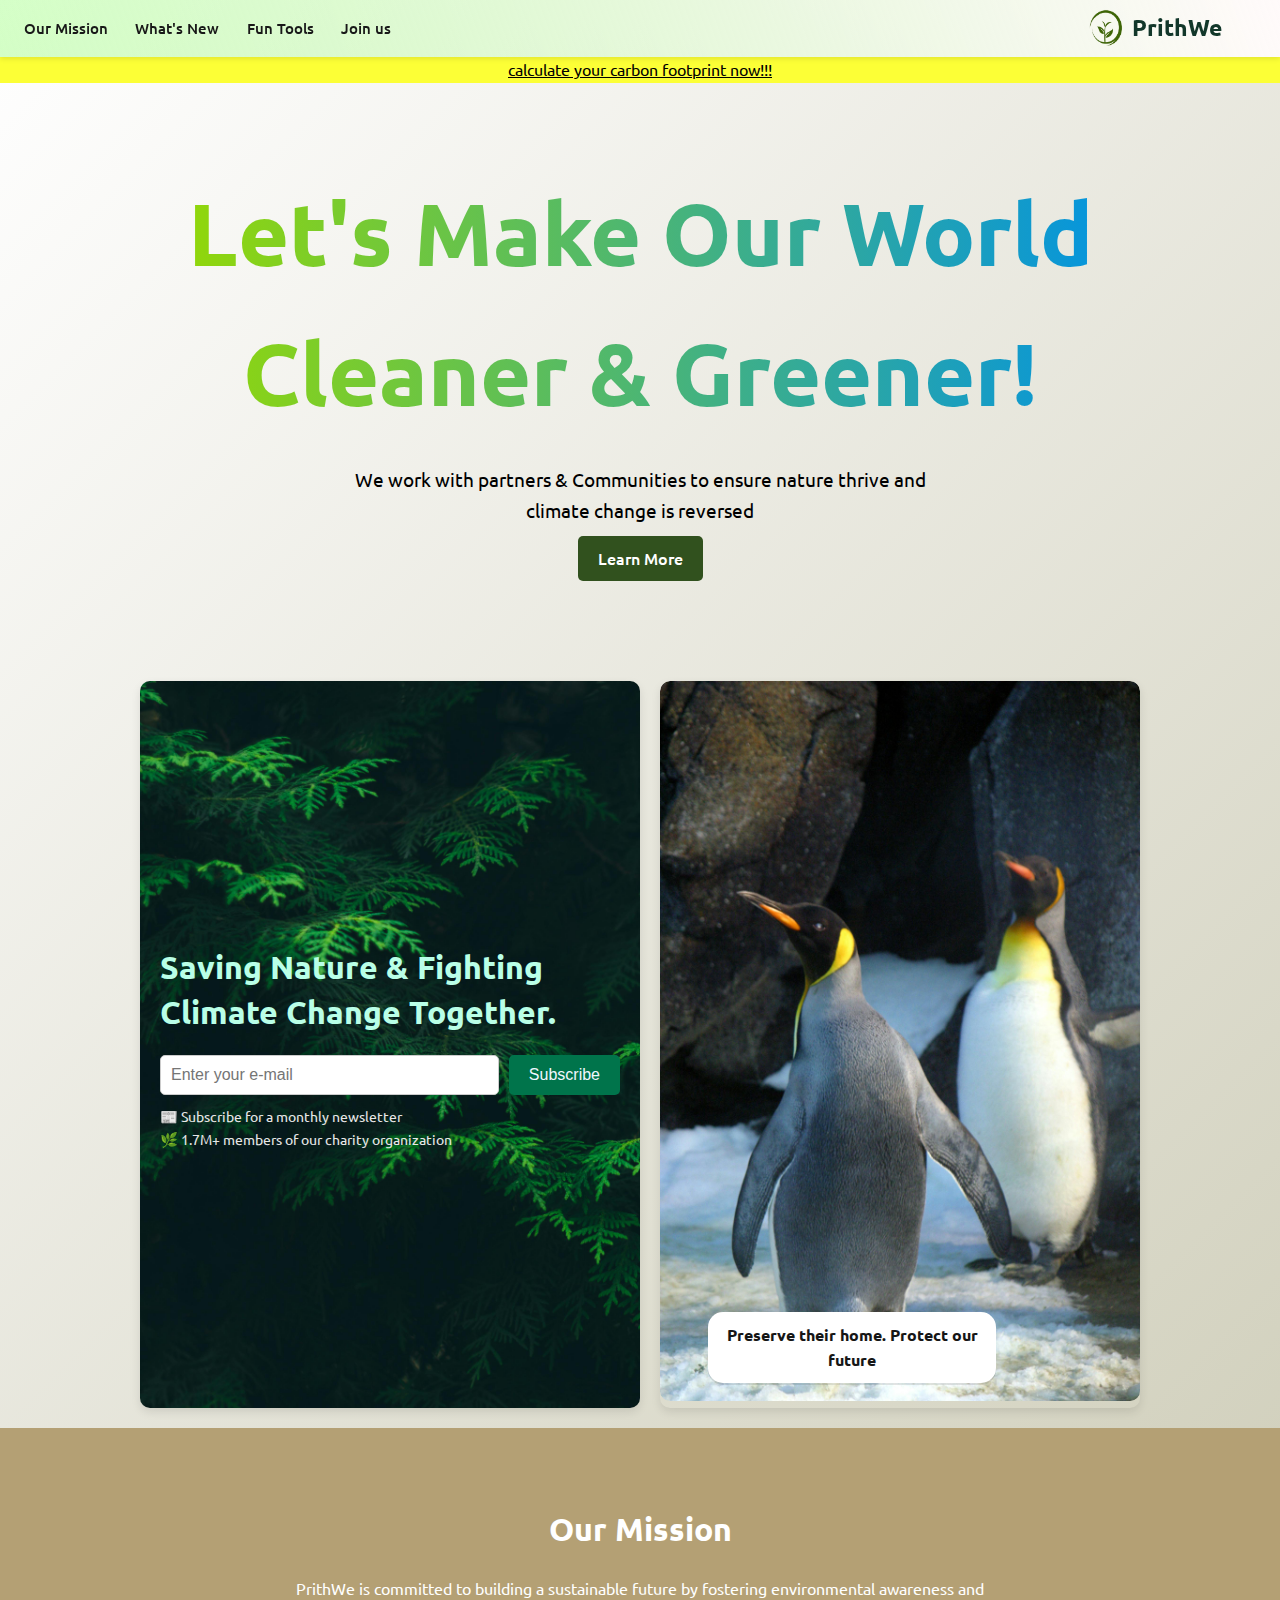
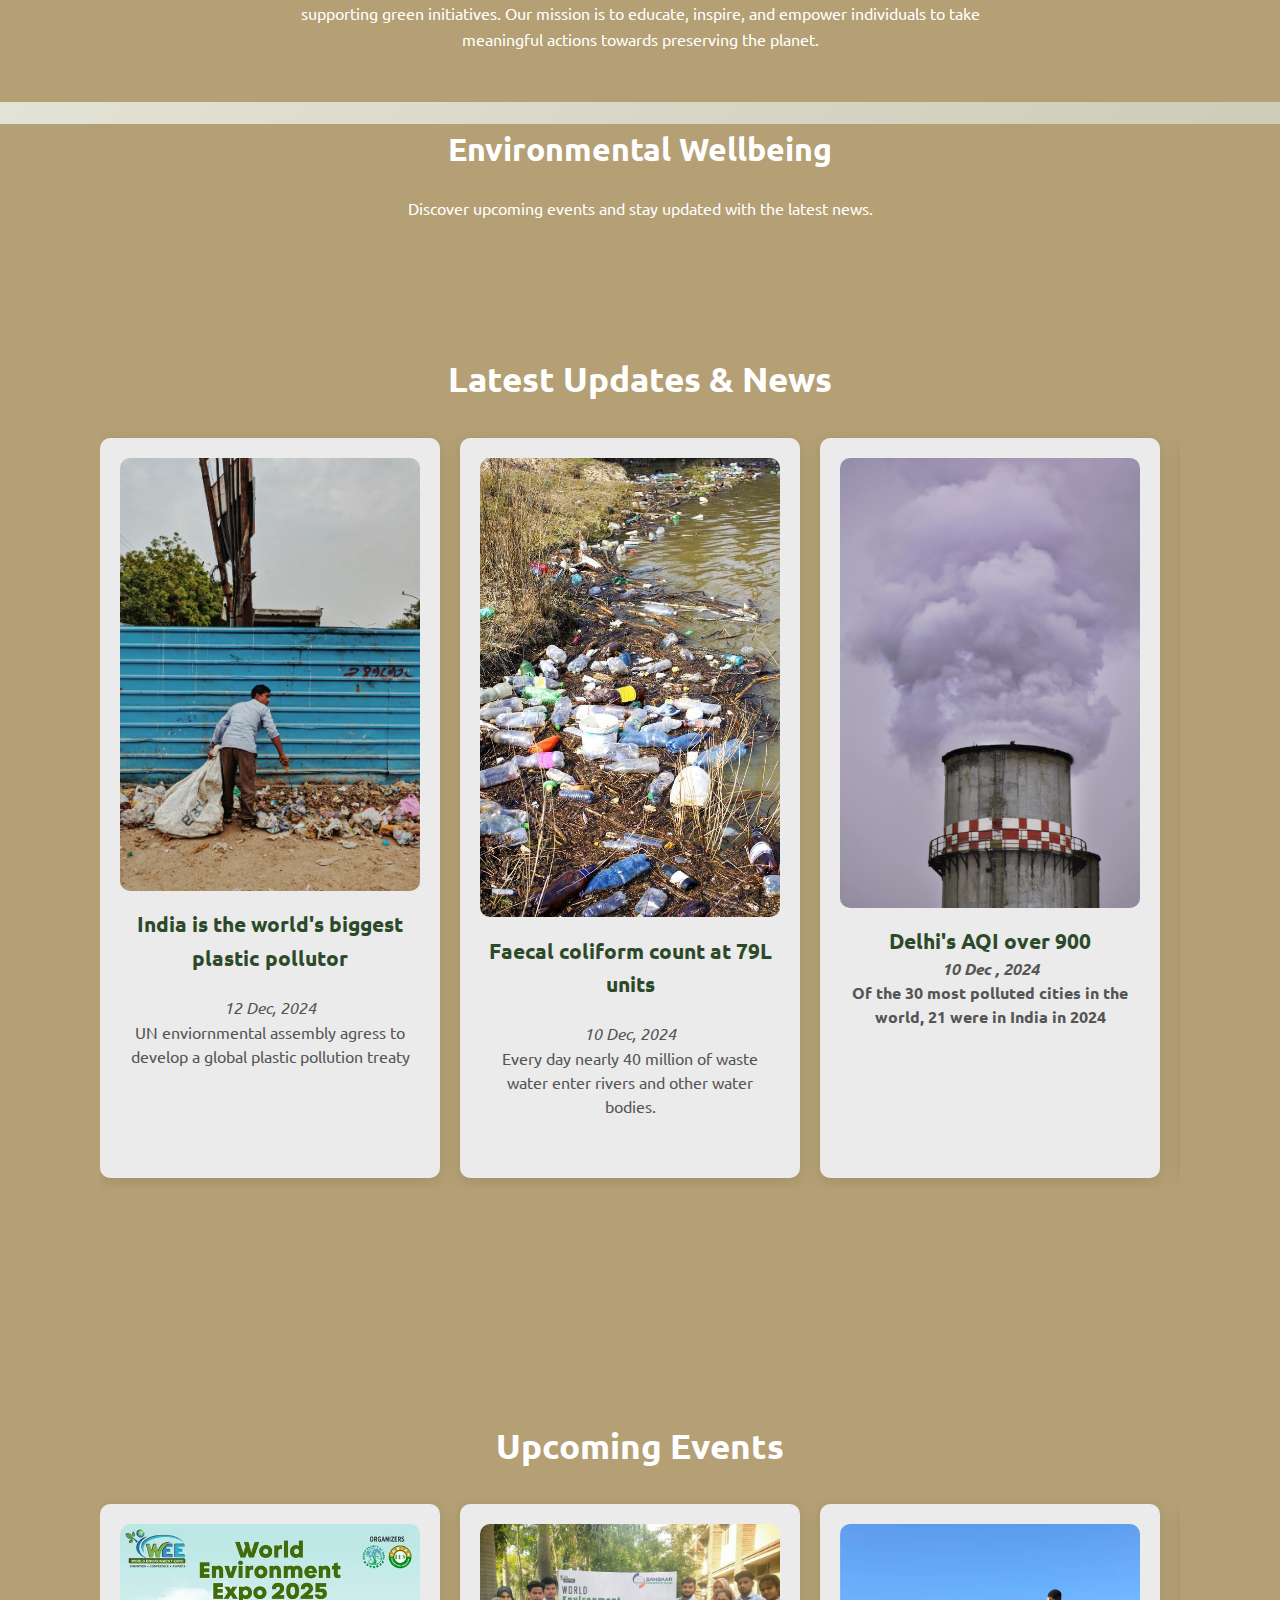
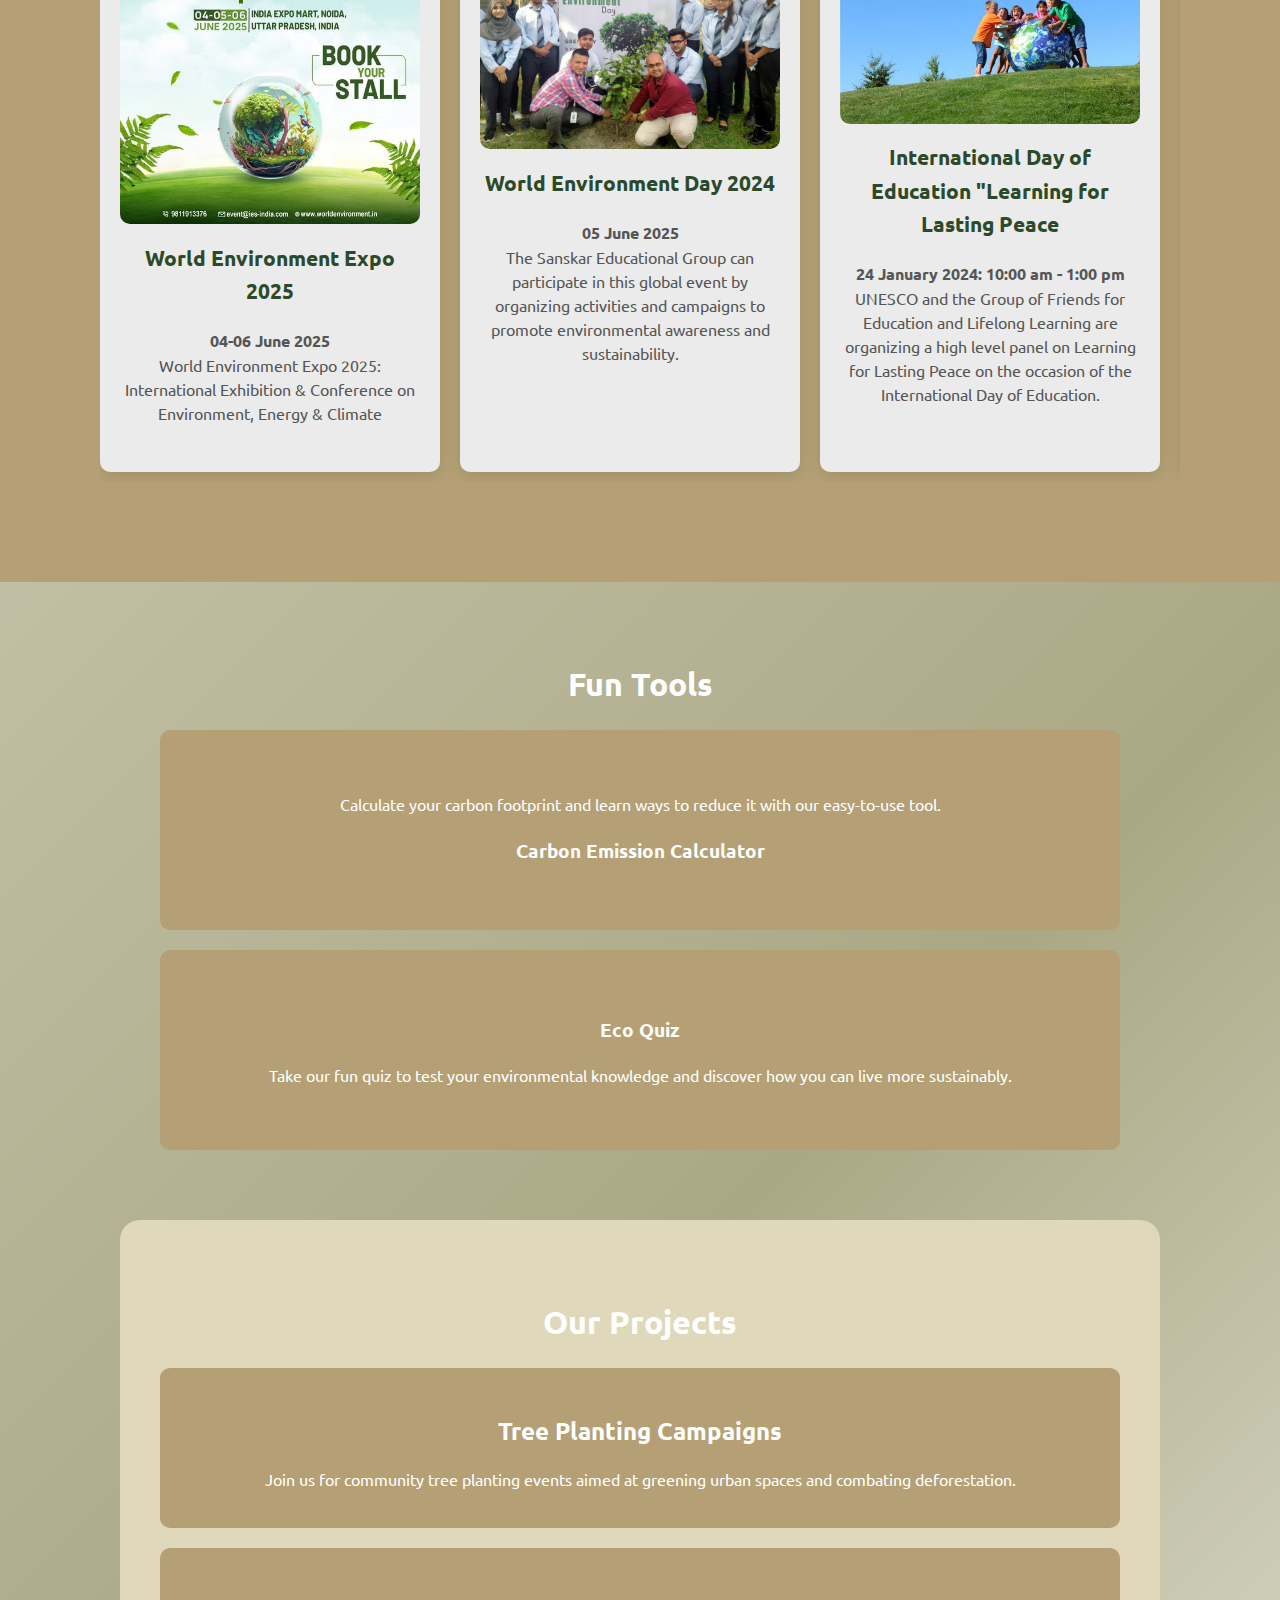
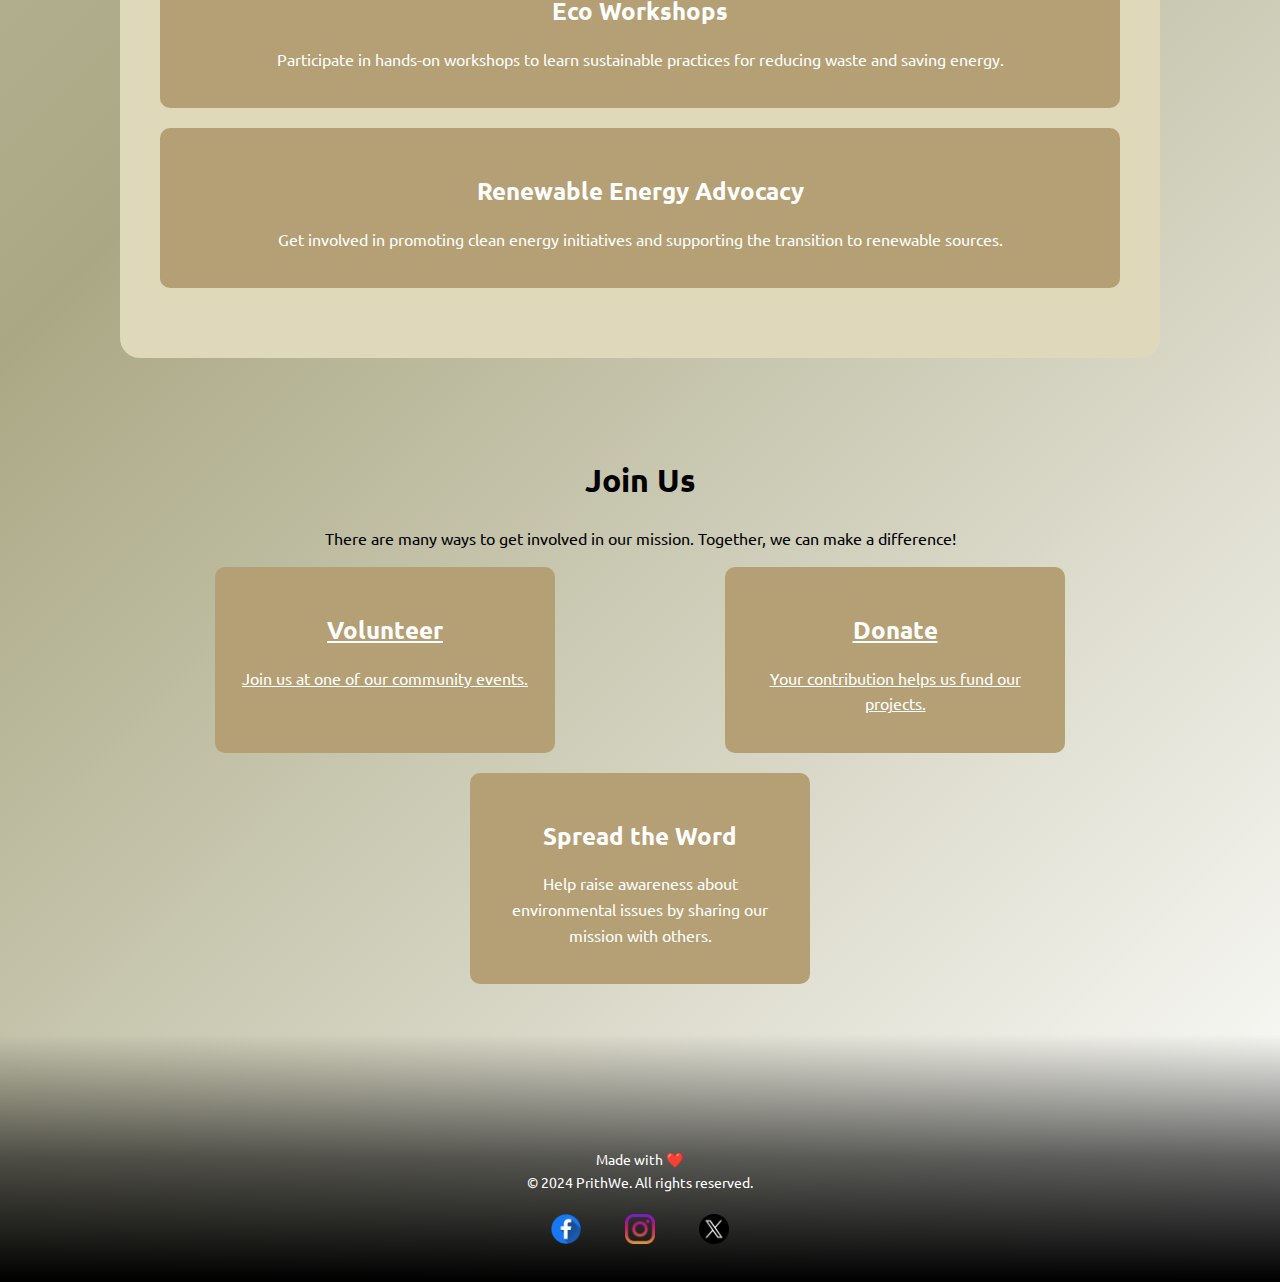
<file: index.html>
<!DOCTYPE html>
<html lang="en">
<head>
    <meta charset="UTF-8">
    <meta name="viewport" content="width=device-width, initial-scale=1.0">
    <title>PrithWe - Environment First</title>
    <link rel="stylesheet" href="./src/css/global.css">
</head>
<body>
    <!-- Header -->

    <header>
        <nav>
            <ul>
                <li><a href="#home">Our Mission</a></li>
                <li><a href="#hell"> What's New </a></li>
                <li><a href="#fun-tools"> Fun Tools</a></li>
                <li><a href="./joinus.html">Join us</a></li>
            </ul>
        </nav>
        <div class="logo">
            <img src="./src/image/logo.png" alt="PrithWe Logo">
            <h1>PrithWe</h1>
        </div>
    </header>

    <div style="background-color: rgb(252, 255, 54); text-align: center;">
        <a href="/calculator.html" style="color: black;">calculate your carbon footprint now!!!</a>
    </div>

    <!-- Main Section -->
    <main id="home" class="home">

        <section class="hero">
            <h1>Let's Make Our World <br> Cleaner & Greener!</h1>
            <p>We work with partners & Communities to ensure nature thrive and climate change is reversed </p>

            <!-- <p>Join us in creating a sustainable future for our planet.</p> -->
            <a href="#our-mission" class="cta-button">Learn More</a>

        </section>
        
        <section class="firstImp">

            <!-- Card Section -->
            <div class="CardTop">
                <div class="card-content">
                    <h1>Saving Nature & Fighting 
                        <a href="https://www.google.com" target="_blank">Climate</a> Change Together.
                    </h1>
                    <form class="subscribe-form">
                        <input type="email" placeholder="Enter your e-mail" required>
                        <button > <a href="./joinus.html" style="text-decoration: none ; color: aliceblue;">Subscribe</a></button>
                    </form>
                    <p class="members">📰  Subscribe for a monthly newsletter <br>🌿 1.7M+ members of our charity organization</p>
                </div>
            </div>
            
            <!-- Slideshow Section -->
            <div class="slideshow-container">
        
                <!-- Slide 1 -->
                <div class="slide fade">
                    <img src="./src/image/slide/1.jpg" alt="Slide 1">
                    <div class="caption">Preserve their home. Protect our future</div>
                </div>
        
                <!-- Slide 2 -->
                <div class="slide fade">
                    <img src="./src/image/slide/2.jpg" alt="Slide 2">
                    <div class="caption">GHG Emissions</div>
                </div>
        
                <!-- Slide 3 -->
                <div class="slide fade">
                    <img src="./src/image/slide/3.jpg" alt="Slide 3">
                    <div class="caption">Harness the wind. Shape the future.</div>
                </div>
                <div class="slide fade">
                    <img src="./src/image/slide/4.jpg" alt="Slide 5">
                    <div class="caption">Join us in fighting environmental problems</div>
                </div>
                <div class="slide fade">
                    <img src="./src/image/slide/5.jpg" alt="Slide 6">
                    <div class="caption">The lungs of our planet need to breathe too.</div>
                </div>
                
            </div>
            
        </section>
        
        
        
        <section id="our-mission" class="our-mission">
            <h2>Our Mission</h2>
            <p>PrithWe is committed to building a sustainable future by fostering environmental awareness and supporting green initiatives. Our mission is to educate, inspire, and empower individuals to take meaningful actions towards preserving the planet.</p>
        </section>

        <div style="text-align: center;" class="our-mission">
            <h1 class="hell" id="hell" >Environmental Wellbeing</h1>
            <p>Discover upcoming events and stay updated with the latest news.</p>

                    <section class="scrollable-container">
            <!-- HAHAHA Astheics -->
            <!-- Horizontal scrollable cards with update about the enviornment -->
                <h2>Latest Updates & News</h2>
                <div class="card-row">
                    <!-- Add 30 cards here with different content, using placeholder images and varied heights -->
                    <div class="card"><img src="./src/image/1.jpg" alt="Update 1"><h3>India is the world's biggest plastic pollutor</h3><p><i>12 Dec, 2024</i> <br> UN enviornmental assembly agress to develop a global plastic pollution treaty</p></div>
                    <div class="card"><img src="./src/image/2.jpg" alt="Update 2"><h3>Faecal coliform count at 79L units</h3><p> <i>10 Dec, 2024 </i> <br> Every day nearly 40 million of waste water enter rivers and other water bodies.</p></div>
                    <div class="card"><img src="./src/image/3.jpg" alt="Update 3"><h3>Delhi's AQI over 900 <p> <i> 10 Dec , 2024 </i> <br> Of the 30 most polluted cities in the world, 21 were in India in 2024</p></div>
                    <div class="card"><img src="./src/image/4.jpg" alt="Update 4"><h3>Oil spill in Chennai</h3><p> <i> 3 Dec , 2024 </i> <br> An oil spill from the Chennai Petrolium Coorporation ltd. entered the sea through ennore creck .</p></div>
                    <div class="card"><img src="./src/image/5.jpg" alt="Update 5"><h3>Foreset fire breaks out ! </h3><p> <i>30 Nov , 2024 </i>  <br>  In Tamil Nadu Kodaikanal, forest fire breaks out,  doused after 15 hours. </p></div>
                    <div class="card"><img src="./src/image/6.jpg" alt="Update 6"><h3>Marine platic pollution</h3><p> <i> 29 Nov , 2024 </i> <br> In the ocean, plastic debris injures and kills fish, sea birds and has impacted atleast 267 species world wide.</p></div>
                    <div class="card"><img src="./src/image/8.jpg" alt="Update 6"><h3>Slash-and-burn and agroforestly</h3><p> <i>25 Nov, 2024 </i> <br> A study in the Brazillian semiarid region found that agroforestry system can recover soil carbon stocks faster than natural vegetation.</p></div>
                    <!-- Repeat similar card structure until you have about 30 cards -->
                    <!-- Cards with different sizes for dynamic appearance -->
                </div>
            </section>
        <section class="scrollable-container">
            <!-- HAHAHA Astheics -->
            <!-- Horizontal scrollable cards with update about the enviornment -->
                <h2>Upcoming Events</h2>
                <div class="card-row">
                    <!-- Add 30 cards here with different content, using placeholder images and varied heights -->
                    <div class="card"><img src="./src/a.jpg" alt="Update 1"><h3>World Environment Expo 2025</h3><p> <b>04-06 June 2025 </b><br>World Environment Expo 2025: International Exhibition & Conference on Environment, Energy & Climate</p></div>
                    <div class="card"><img src="./src/wed.jpg" alt="Update 2"><h3>World Environment Day 2024</h3><p> <b>05 June 2025</b> <br>The Sanskar Educational Group can participate in this global event by organizing activities and campaigns to promote environmental awareness and sustainability. </p></div>
                    <div class="card"><img src="./src/b.jpg" alt="Update 3"><h3>International Day of Education "Learning for Lasting Peace</h3><p><b>24 January 2024: 10:00 am - 1:00 pm</b> <br>UNESCO and the Group of Friends for Education and Lifelong Learning are organizing a high level panel on Learning for Lasting Peace on the occasion of the International Day of Education.</p></div>
                    <div class="card"><img src="./src/c.png" alt="Update 4"><h3>Raise your hand! </h3 ><p><b>24 January 2024: 10:00 am - 1:00 pm</b> <br> Hosted by GPE Youth Leader Heela Yoon, a peace and education activist based in the UK and founder of Afghan Youth Ambassadors for Peace, this Raise Your Hand LIVE! aims to highlight the critical link between education and peace, emphasizing how education has a multiplier effect, with the potential to reduce global inequities, drive economic progress and build a more peaceful and stable world. </p></div>
                    <div class="card"><img src="./src/d.jpg" alt="Update 5"><h3>World Wetlands Day (UN)</h3><p><b>February 2nd</b> <br> held every February 2nd to raise global awareness about the vital role of wetlands for people and planet. </p></div>
                    <div class="card"><img src="./src/e.jpg" alt="Update 6"><h3>Save the Frogs Day</h3><p><b>April 28th</b> <br> held every April 28th to provide frog enthusiasts with educational materials, ideas and inspiration and empower them to educate their local communities about amphibians. </p></div>
                    <!-- Repeat similar card structure until you have about 30 cards -->
                    <!-- Cards with different sizes for dynamic appearance -->
                </div>
            </section>

        </div>
        <!-- </header>
        <main>
            <section id="events">
                <h2>Upcoming Events</h2>
                <div class="card-container" id="events-container"></div>
            </section>
            <section id="news">
                <h2>Latest Updates & News</h2>
                <div class="card-container" id="news-container"></div>
            </section>
            
        </main> -->
        
        
        
    
            <section id="fun-tools" class="fun-tools">
                <h2>Fun Tools</h2>
                <div class="tool-item">
                    <a href="./calculator.html">
                        <p>Calculate your carbon footprint and learn ways to reduce it with our easy-to-use tool.</p>
                        <h3>Carbon Emission Calculator</h3>
                    </a>
                </div>
                <div class="tool-item">
                    <a href="./quiz.html">
                        <h3>Eco Quiz</h3>
                        <p>Take our fun quiz to test your environmental knowledge and discover how you can live more sustainably.</p>
                    </a>
                </div>
            </section>
            
        
            
            <section id="projects" class="projects">
                <h2>Our Projects</h2>
                <div class="project-item">
                    <h3>Tree Planting Campaigns</h3>
                    <p>Join us for community tree planting events aimed at greening urban spaces and combating deforestation.</p>
                </div>
                <div class="project-item">
                    <h3>Eco Workshops</h3>
                    <p>Participate in hands-on workshops to learn sustainable practices for reducing waste and saving energy.</p>
                </div>
                <div class="project-item">
                    <h3>Renewable Energy Advocacy</h3>
                    <p>Get involved in promoting clean energy initiatives and supporting the transition to renewable sources.</p>
                </div>
            </section>
            
            <!-- <section id="action" class="action">
                <h2>Action</h2>
                <div class="action-container">

                    <div class="action-item action-we-take">
                        <h3>Action We Take</h3>
                        <div class="action-content">
                            <img src="team-action.jpg" alt="Team in Action" class="action-image">
                            <p>"We've planted 100,000 trees to combat deforestation."</p>
                            <p>"We saved 500,000 liters of water through conservation programs."</p>
                        </div>
                    </div>
            

                    <div class="action-item action-you-should-take">
                        <h3>Action You Should Take</h3>
                        <div class="action-content">
                            <div class="action-icon">
                                <img src="recycle-icon.png" alt="Recycle">
                                <p>Start recycling at home</p>
                            </div>
                            <div class="action-icon">
                                <img src="plant-tree-icon.png" alt="Plant Tree">
                                <p>Plant a tree in your community</p>
                            </div>
                        </div>
                    </div>
                </div>
            </section> -->
            
            
            <section id="join-us" class="join-us">
                <h2 style="color: black;">Join Us</h2>
                <p style="color: black;">There are many ways to get involved in our mission. Together, we can make a difference!</p>
                <div class="join-options">
                    <a href="./joinus.html" class="join-option">

                        <h3>Volunteer</h3>
                        <p>Join us at one of our community events.</p>
                    </a>
                    <a href="./joinus.html" class="join-option">
                        <h3>Donate</h3>
                        <p>Your contribution helps us fund our projects.</p>


                    </a>
                    <div class="join-option">
                        
                        <h3>Spread the Word</h3>
                        <p>Help raise awareness about environmental issues by sharing our mission with others.</p>
                    </div>
                </div>
            </section>
            
    </main>

    <!-- Footer -->
    <footer>
        <p>Made with ❤️</p>
        <p>&copy; 2024 PrithWe. All rights reserved.</p>
        <div class="social-links">
            <a href="https://www.instagram.com/siddhant_.tiwari"> <img src="./src/image/facebook.png" alt="no image found" style="width:  8mm; height: auto; padding: 10px;"> </a>
            <a href="https://www.instagram.com/siddhant_.tiwari"> <img src="./src/image/instagram.png" alt="no image found" style="width:  8mm; height: auto;padding: 10px;"> </a>
            <a href="https://www.instagram.com/siddhant_.tiwari"> <img src="./src/image/twitter.png" alt="no image found" style="width:  8mm; height: auto;padding: 10px;"> </a>
        </div>
    </footer>

    <script src="./src/js/script.js"></script>
</body>
</html>
</file>
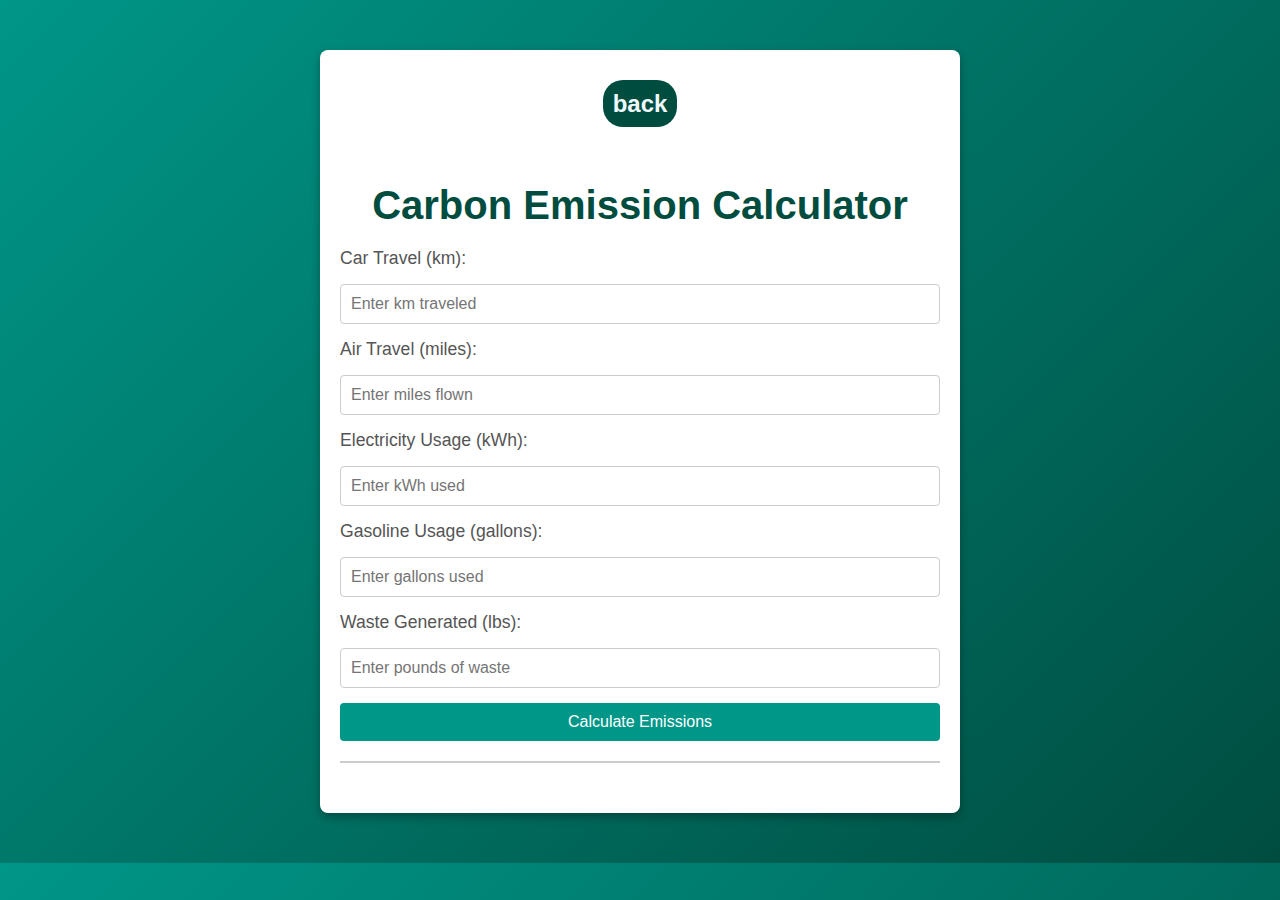
<file: calculator.html>
<!DOCTYPE html>
<html lang="en">
<head>
    <meta charset="UTF-8">
    <meta name="viewport" content="width=device-width, initial-scale=1.0">
    <title>Simple Carbon Emission Calculator</title>
    <link rel="stylesheet" href="./src/css/calculator.css">
</head>
<body>
    <div class="container">
        <header>
            <h2><a href="./index.html">back</a></h2>
        </header>
        
        <br>
        <h1>Carbon Emission Calculator</h1>
        <form id="calculator-form">
            <label for="car-km">Car Travel (km):</label>
            <input type="number" id="car-km" placeholder="Enter km traveled" min="0">

            <label for="flight-miles">Air Travel (miles):</label>
            <input type="number" id="flight-miles" placeholder="Enter miles flown" min="0">

            <label for="electricity-kwh">Electricity Usage (kWh):</label>
            <input type="number" id="electricity-kwh" placeholder="Enter kWh used" min="0">

            <label for="gas-gallons">Gasoline Usage (gallons):</label>
            <input type="number" id="gas-gallons" placeholder="Enter gallons used" min="0">

            <label for="waste-lbs">Waste Generated (lbs):</label>
            <input type="number" id="waste-lbs" placeholder="Enter pounds of waste" min="0">

            <button type="submit">Calculate Emissions</button>
        </form>

        <div id="result" class="result"></div>
    </div>
    <script src="./src/js/calculator.js"></script>
</body>
</html>
</file>
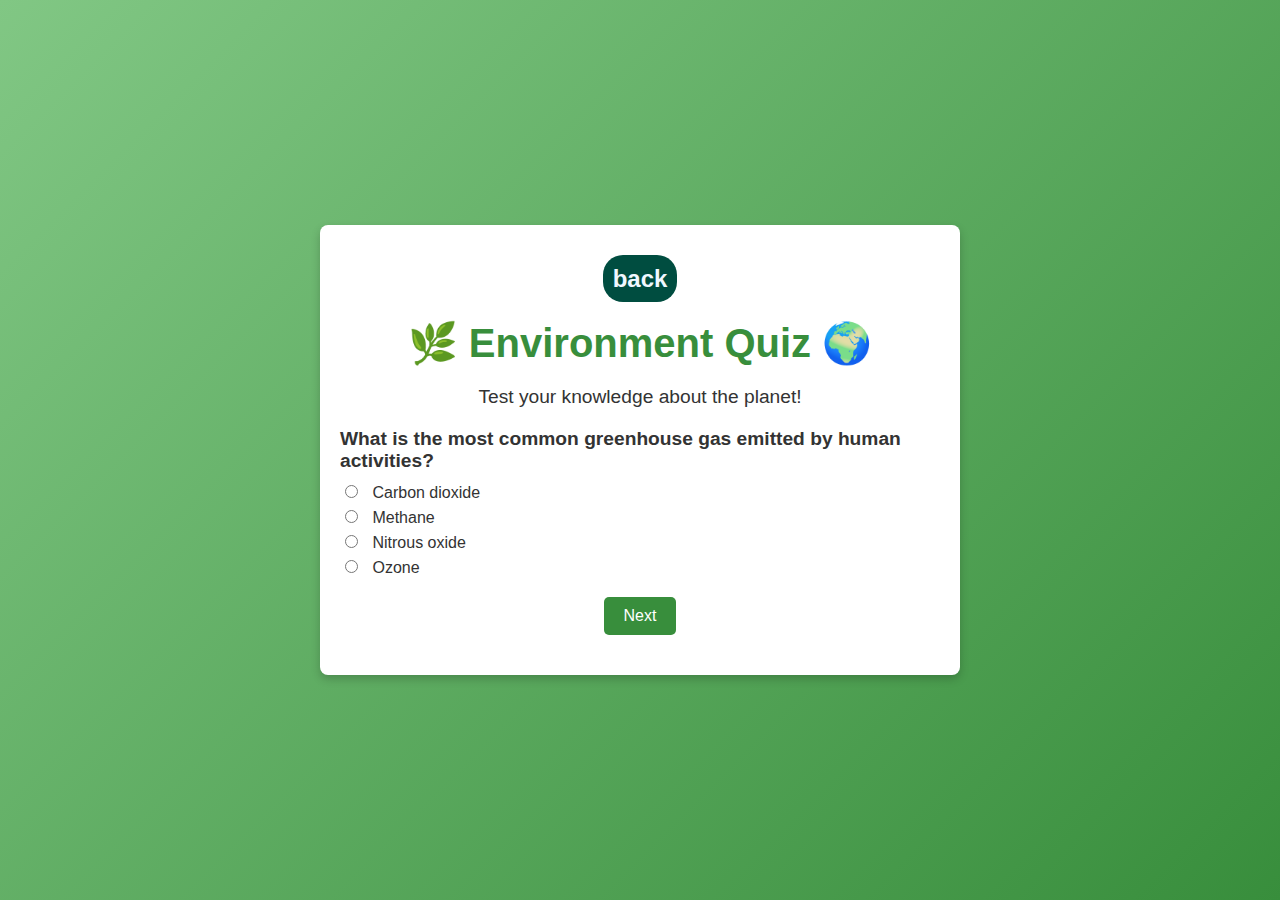
<file: quiz.html>
<!DOCTYPE html>
<html lang="en">
<head>
    <meta charset="UTF-8">
    <meta name="viewport" content="width=device-width, initial-scale=1.0">
    <title>Interactive Environment Quiz</title>
    <link rel="stylesheet" href="./src/css/quiz.css">
</head>
<body>

    <div class="quiz-container">
        <h2 class="back"><a href="./index.html">back</a></h2>
        <h1>🌿 Environment Quiz 🌍</h1>
        <p>Test your knowledge about the planet!</p>
        <div id="quiz">
            <!-- Question will appear here -->
        </div>
        <button id="next-btn" class="btn">Next</button>
        <div id="result" class="result"></div>
    </div>
    <script src="./src/js/quiz.js"></script>
</body>
</html>
</file>
<file: src/css/global.css>
/* Import Google Fonts */
@import url('https://fonts.googleapis.com/css2?family=Ubuntu:wght@300;400;500;700&display=swap');

/* Base Styles */

body {
    /* Center the site */ 
    /* max-width: 1000px;
    position: absolute; */


    
    font-family: "Ubuntu", sans-serif;
    margin: 0;
    padding: 0;
    /* background-color: var(--background-color); */
    /* gradient background  & show a little image on the top */

    
    /* background: var(--gradient-bg); */
    
    /* background-image: linear-gradient(to top, #0ba360 0%, #3cba92 100%); */
    
    background-image: linear-gradient(-45deg, #ffffff 0%, #aaa884 30%  ,  #ffffff 100%);
    
    
    
    
    color: var(--main-color);
    line-height: 1.6;
}


/* Colors */
:root {
    --gradient-bg: linear-gradient(50deg, rgb(1, 255, 107), rgb(23, 240, 70) , rgb(255, 255, 255));
    --gradient-bg-header: linear-gradient(250deg, rgb(255, 250, 250), rgba(60, 255, 0, 0.219));
    --main-color: #ffffff;
    --secondary-color: #b4a074;
    --accent-color: #dfd8bb;
    /* gradient bg */
    --background-color:  #F5F7F8;
    --brown-light: #B19470;
    --brown-dark:#31511E;
    --highlight-color: #43766C;
}

/* Header */
header {
    background : var(--gradient-bg-header);
    height: 55px; ;
    color: #fff;
    padding: 1px 20px;
    display: flex;
    justify-content: space-between;
    align-items: center;
    position: sticky;
    top: 0;
    z-index: 1000;
    box-shadow: 0 2px 5px rgba(0, 0, 0, 0.1);
}

.logo{
    display: flex;
    align-items: center;
    margin-right: 1cm;
}

.logo h1{
    
    margin-left: -10px;
    font-size: 23px;
    font-weight: 700;
    color: #12372A;
}

.logo img {
    
    width: 69px;
    height: 69px;
}

header nav {
    display: flex;
    ;
    
}

header nav ul {
    display: flex;
    list-style: none;
    margin: 0;
    padding: 0;
    gap: 20px;
}

header nav ul li a {
    text-decoration: none;
    font-size: 95%;
    font-weight: 500;
    color: #181818;
    margin: 1mm;;
    
}

header nav ul li::after
{
    content: '';
    width: 0%;
    display: block;
    background-color: rgb(0, 0, 0);
    height: 2px;
    transition: 0.5s;
}
header nav ul li:hover::after {
    /* text underline */
    /* text-decoration-line:  underline ;
    text-decoration-thickness: 2px;
    text-underline-offset: 1mm; */

/* 
    color: rgb(0, 0, 0);
    transition : color 100ms ease , text-decoration-line 300ms  ;

    */
    width: 95%;

}




/* TOP */
/* Section Styling */
.firstImp {
    max-width: 1000px;
    margin: 0 auto;
    max-height: 20cm;
    display: flex;
    justify-content: space-between;
    align-items: stretch;
    padding: 20px;
    gap: 20px;
    flex-wrap: wrap;
}

/* Card Styling */
.CardTop {
    flex: 1;
    max-width: 50%;
    background-color: #ffffff;
    background-image: url("../image/leave.jpg");
    background-size: cover;
    border-radius: 10px;
    box-shadow: 0 4px 10px rgba(0, 0, 0, 0.1);
    display: flex;
    justify-content: center;
    align-items: center;
    padding: 20px;
    box-sizing: border-box; 
}

.card-content {
    text-align: left;
}

.CardTop h1 {
    font-size: 2rem;
    color: #b9ffe7;
    font-weight: 600;
    margin-bottom: 20px;
    line-height: 1.4;
}

.CardTop h1 a {
    color: #b9ffe7;
    text-decoration: none;
    font-weight: 700;
}

.CardTop h1 a:hover {
    text-decoration: underline;
}

.subscribe-form {
    display: flex;
    gap: 10px;
    margin-bottom: 10px;
}

.subscribe-form input {
    flex: 1;
    padding: 10px;
    border: 1px solid #ccc;
    border-radius: 5px;
    font-size: 1rem;
}

.subscribe-form button {
    padding: 10px 20px;
    border: none;
    background-color: #00744b;
    color: white;
    border-radius: 5px;
    cursor: pointer;
    font-size: 1rem;
}

.subscribe-form button:hover {
    background-color: #0f2d24;
}

.members {
    font-size: 0.9rem;
    color: #e7e7e7;
    margin-top: 10px;
}

/* Slideshow Styling */
.slideshow-container {
    flex: 1;
    max-width: 50%;
    position: relative;
    overflow: hidden;
    border-radius: 10px;
    box-shadow: 0 4px 10px rgba(0, 0, 0, 0.1);
    display: flex;
    align-items: center;
    justify-content: center;
}

.slide {
    display: none;
    position: relative;
    text-align: center;
}

.slide img {
    width: 100%;
    height: 100%;
    object-fit: cover;
    border-radius: 10px;
}

.caption {
    position: absolute;
    bottom: 25px;
    left: 40%;
    transform: translateX(-50%);
    background: rgb(255, 255, 255);
    color: rgb(22, 22, 22);
    padding: 10px ;
    border-radius: 15px;
    font-size: 1rem;
    font-weight: bold;
    box-shadow: 0 2px rgba(0, 0, 0, 0.1);
}

/* Animation */
.fade {
    animation: fadeEffect 1s fade;
}

@keyframes fadeEffect {
    from {
        opacity: 0.4;
    }
    to {
        opacity: 1;
    }
}

/* Responsive Design */
@media (max-width: 768px) {
    .firstImp {
        flex-direction: column;
        align-items: stretch;
    }
    
    .CardTop, .slideshow-container {
        max-width: 100%;
    }
}


/* Hero Section */
.hero {
    
    
    max-width: 1000px;
    margin: 0 auto;
    padding: 20px;
    
    text-align: center;
    padding: 80px 20px;
    
    position: relative;
    border-top-left-radius: 20px;
    border-top-right-radius: 20px;
}

.hero h1 {
    /* Gradient colour text  */
    background: -webkit-linear-gradient(left  , #98da00,  #0092e6);
    -webkit-background-clip: text;
    -webkit-text-fill-color: transparent;
    /* add border to text*/

    font-size: 5.5rem;
    margin: 0 0 20px;
}

.hero p {
    font-size: 1.2rem;
    margin: 0 0 30px;
    max-width: 600px;
    margin: auto;
    color: black;
}
.message {
    text-align: center;
    margin-top: 20px;
    font-size: 16px;
    color: rgb(233, 208, 68);
}

.cta-button {
    display: inline-block;
    background-color: var(--brown-dark);
    color: #fff;
    margin-top: 10px;
    padding: 10px 20px;
    font-size: 1rem;
    border-radius: 5px;
    text-decoration: none;
    font-weight: 500;
    transition: background-color 0.3s ease;
}

.cta-button:hover {
    background-color: #f5f5f5;
    color: rgb(0, 0, 0);
    transition: 0.3s;
}


/* Container for the Scrollable Section */
.scrollable-container {
    padding: 100px;
    background-color: #00000000;
    text-align: center;
    overflow: hidden; /* Hide overflow to maintain neat layout */
}

/* Heading Style */ 
.scrollable-container h2 {
    font-size: 2.2rem;
    color: #ffffff;
    margin-bottom: 20px;
    font-weight: 600;
}

/* Scrollable Row for Cards (Single Horizontal Line) */
.card-row {
    display: flex;
    gap: 20px;
    overflow-x: auto; /* Enables horizontal scrolling */
    scroll-snap-type: x mandatory; /* Ensures cards snap into place horizontally */
    -webkit-overflow-scrolling: touch;
    justify-content: flex-start;
    scroll-behavior: smooth;
    padding: 10px 0;
}

/* Individual Card Styling */
.card {
    flex: 0 0 auto; /* Prevents cards from stretching */
    width: 300px; /* Fixed width for each card */
    background-color: #ebebeb;
    border-radius: 10px;
    box-shadow: 0 4px 15px rgba(0, 0, 0, 0.1);
    padding: 20px;
    scroll-snap-align: start; /* Ensures cards snap into place */
    transition: transform 0.3s ease, box-shadow 0.3s ease;
    cursor: pointer;
    /* Allow cards to have different heights depending on the image */
    height: auto;
}

.card img {
    width: 100%;
    border-radius: 10px;
    height: auto;
}

.card h3 {
    font-size: 1.3rem;
    color: #2C4A29;
    margin-top: 10px;
}

.card p {
    font-size: 1rem;
    color: #555;
    line-height: 1.5;
}

/* Hover Effect for Card */
.card:hover {
    transform: translateY(-5px);
    box-shadow: 0 8px 20px rgba(0, 0, 0, 0.15);
}

/* Scrollbar Hidden */
.card-row::-webkit-scrollbar {
    display: none; /* Hide the scrollbar */
}

/* For Firefox */
.card-row {
    scrollbar-width: none; /* Hide scrollbar in Firefox */
}

/* Responsive Design for Mobile */
@media (max-width: 768px) {
    .card-row {
        gap: 15px;
    }

    .card {
        width: 250px; /* Smaller cards for mobile */
    }
}

@media (max-width: 480px) {
    .card-row {
        gap: 10px;
    }

    .card {
        width: 200px; /* Even smaller cards for very small screens */
    }
}

/* General Section Styling */
section {
    
    padding: 50px 20px;
    text-align: center;
}

h2 {
    font-size: 2rem;
    margin-bottom: 20px;
    color: var(--main-color);
}

/* Our Mission Section */
.our-mission {
    background-color: var(--secondary-color);
    color: white;
}

.our-mission p {
    font-size: 1rem;
    max-width: 700px;
    margin: auto;
}

/* Projects Section */
.projects {
    max-width: 1000px;
    margin: 0 auto ;
    background-color: var(--accent-color);
    border-radius: 20px;
}

.projects .project-item {
   

    
    background-color: var(--secondary-color);
    color: #fff;
    margin: 20px;
    padding: 20px;
    border-radius: 10px;
    transition: transform 0.3s ease, background-color 0.3s ease;
}

.projects .project-item:hover {
    background-color: var(--highlight-color);
    transform: translateY(-5px);
}

.projects h3 {
    font-size: 1.5rem;
    margin-bottom: 10px;
}

/* Fun Tools Section */
.fun-tools {

    max-width: 1000px;
    margin: 0 auto;
    background-color: var(--tertiary-color);
}

.tool-item a {
    color: white;
    margin: 20px;
    padding: 20px;
    border-radius: 10px;
    transition: transform 0.3s ease, background-color 0.3s ease;
    text-decoration: none;
}

.tool-item{
    background-color: var(--secondary-color);
    color: white;
    margin: 20px;
    padding: 20px;
    border-radius: 10px;
    transition: transform 0.3s ease, background-color 0.3s ease;
}

.fun-tools .tool-item:hover {
    
    background-color: var(--highlight-color);
    transform: translateY(-5px);
}

/* Action Section */
.action {
    background-color: var(--main-color-light);
}

.action-container {
    display: flex;
    justify-content: space-around;
    flex-wrap: wrap;
    gap: 20px;
}

.action-item {
    background-color: var(--secondary-color);
    color: white;
    padding: 20px;
    border-radius: 10px;
    width: 45%;
    text-align: center;
    transition: transform 0.3s ease, background-color 0.3s ease;
}

.action-item:hover {
    background-color: var(--highlight-color);
    transform: translateY(-5px);
}

.action-item h3 {
    font-size: 1.5rem;
    margin-bottom: 10px;
}

.action-content img {
    width: 100%;
    height: auto;
    border-radius: 10px;
}

.action-icon {
    display: inline-block;
    width: 45%;
    margin: 10px 0;
}

.action-icon img {
    width: 50px;
    height: 50px;
}

.action-icon p {
    font-size: 1rem;
    color: white;
}

/* Join Us Section */
.join-us {

    margin-top: 20px;

}

.join-us .join-options {
    max-width: 1000px;
    margin: 0 auto;
    display: flex;
    justify-content: space-around;
    flex-wrap: wrap;
    gap: 20px;
}

.join-option {
    background-color: var(--secondary-color);
    color: white;
    padding: 20px;
    border-radius: 10px;
    width: 30%;
    text-align: center;
    transition: transform 0.3s ease, background-color 0.3s ease;
}

.join-option:hover {
    background-color: var(--highlight-color);
    transform: translateY(-5px);
}

.join-option h3 {
    font-size: 1.5rem;
    margin-bottom: 10px;
}


/* Footer */
footer {
    background-image: linear-gradient(to top, #000000 0%, rgba(0, 0, 0, 0.616) 50% , rgba(0, 0, 0, 0) 100%);
    text-align: center;
    padding: 20px;
    padding-top: 3cm;
}

footer p {
    margin: 0;
    font-size: 0.9rem;
}

footer .social-links {
    margin-top: 10px;
}

footer .social-links a {
    color: var(--accent-color);
    margin: 0 10px;
    text-decoration: none;
    font-size: 1.2rem;
    transition: color 0.3s ease;
}

/* Responsive Design */
@media (max-width: 768px) {
    header nav ul {
        flex-direction: column;
        gap: 10px;
    }

    .hero h1 {
        font-size: 2.5rem;
    }

    .services .service-item {
        margin: 10px;
        padding: 15px;
    }
}
</file>
<file: src/css/calculator.css>
/* Global Styles */
body {
  font-family: 'Arial', sans-serif;
  background: linear-gradient(135deg, #009688, #004d40);
  color: #ffffff;
  margin: 0;
  padding: 0;
}

header h2 a {
  text-decoration:  none;

  background-color: #004d40;
  color: aliceblue;
  border-radius: 20px;
  padding: 10px;
}

/* Container */
.container {
  max-width: 600px;
  margin: 50px auto;
  background: #ffffff;
  color: #333333;
  padding: 20px;
  border-radius: 8px;
  box-shadow: 0 4px 10px rgba(0, 0, 0, 0.3);
  text-align: center;
}

/* Header */
h1 {
  font-size: 2.5rem;
  margin-bottom: 20px;
  color: #004d40;
}

/* Form */
form {
  display: flex;
  flex-direction: column;
  gap: 15px;
}

/* Labels and Inputs */
label {
  font-size: 1.1rem;
  color: #555555;
  text-align: left;
}

input {
  padding: 10px;
  font-size: 1rem;
  border: 1px solid #cccccc;
  border-radius: 4px;
  outline: none;
  transition: 0.3s;
}

input:focus {
  border-color: #009688;
  box-shadow: 0 0 5px rgba(0, 150, 136, 0.5);
}

/* Button */
button {
  padding: 10px 15px;
  font-size: 1rem;
  color: #ffffff;
  background: #009688;
  border: none;
  border-radius: 4px;
  cursor: pointer;
  transition: background 0.3s;
}

button:hover {
  background: #00796b;
}

/* Result Section */
.result {
  margin-top: 20px;
  padding: 15px;
  border-top: 2px solid #cccccc;
}

.result h2 {
  color: #009688;
  font-size: 1.8rem;
}

.result p {
  font-size: 1.5rem;
  color: #333333;
}

.result ul {
  text-align: left;
  margin-top: 10px;
  padding-left: 20px;
}

.result li {
  font-size: 1rem;
  margin: 5px 0;
  color: #555555;
}
</file>
<file: src/css/quiz.css>
/* Global Styles */
body {
    font-family: 'Arial', sans-serif;
    background: linear-gradient(135deg, #81c784, #388e3c);
    color: #ffffff;
    margin: 0;
    padding: 0;
    display: flex;
    justify-content: center;
    align-items: center;
    min-height: 100vh;
}

.back a {
    text-decoration:  none;
  
    background-color: #004d40;
    color: aliceblue;
    border-radius: 20px;
    padding: 10px;
    position: relative;
  }

/* Quiz Container */
.quiz-container {
    background: #ffffff;
    color: #333333;
    max-width: 600px;
    width: 100%;
    border-radius: 8px;
    padding: 20px;
    box-shadow: 0 4px 10px rgba(0, 0, 0, 0.2);
    text-align: center;
}

/* Header */
h1 {
    font-size: 2.5rem;
    color: #388e3c;
    margin-bottom: 10px;
}

p {
    font-size: 1.2rem;
    margin-bottom: 20px;
}

/* Question Area */
#quiz {
    text-align: left;
    margin-bottom: 20px;
}

#quiz h2 {
    font-size: 1.2rem;
    margin-bottom: 10px;
}

label {
    display: block;
    font-size: 1rem;
    margin-bottom: 5px;
}

input {
    margin-right: 10px;
}

/* Buttons */
.btn {
    background: #388e3c;
    color: #ffffff;
    padding: 10px 20px;
    font-size: 1rem;
    border: none;
    border-radius: 5px;
    cursor: pointer;
    transition: background 0.3s;
}

.btn:hover {
    background: #2e7d32;
}

/* Results */
.result {
    margin-top: 20px;
    font-size: 1.5rem;
    color: #388e3c;
}
</file>
